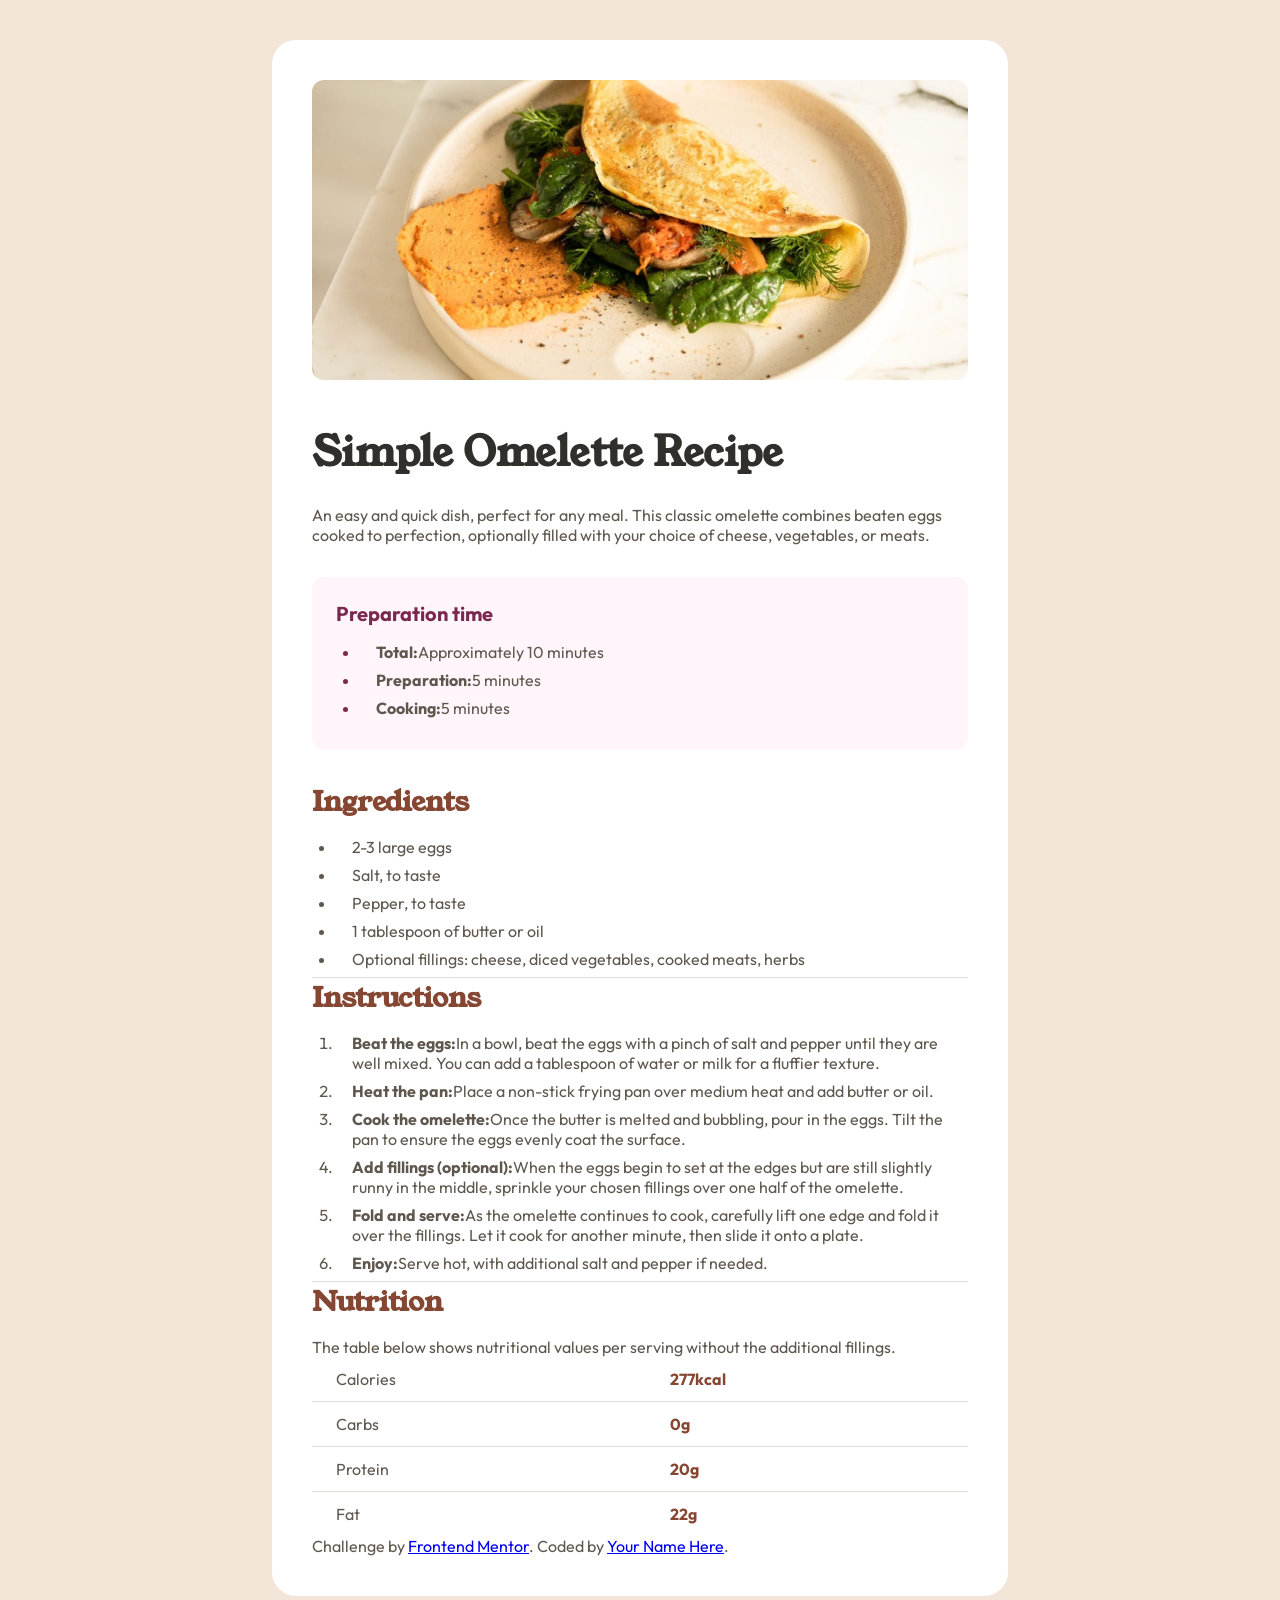
<file: Trabajo/index.html>
<!DOCTYPE html>
<html lang="en">
<head>
  <meta charset="UTF-8">
  <meta name="viewport" content="width=device-width, initial-scale=1.0"> <!-- displays site properly based on user's device -->

  <link rel="icon" type="image/png" sizes="32x32" href="./assets/images/favicon-32x32.png">
  <link rel="stylesheet" href="/Trabajo/style.css">

  <title>Frontend Mentor | Recipe page</title>

  <link rel="preconnect" href="https://fonts.googleapis.com">
  <link rel="preconnect" href="https://fonts.gstatic.com" crossorigin>
  <link href="https://fonts.googleapis.com/css2?family=Young+Serif&family=Outfit:wght@400;600;700&display=swap" rel="stylesheet">
  
</head>

<body>

  <main class="container">

    <article class="recipe-card">

      <img src="omelette.jpg" alt="Omelette" class="hero-image">


      <div class="content">

        <h1 class="recipe-title">Simple Omelette Recipe</h1>

        <p class="recipe-intro">An easy and quick dish, perfect for any meal. This classic omelette combines beaten eggs cooked 
           to perfection, optionally filled with your choice of cheese, vegetables, or meats.</p>

        <section class="prep-box">

          <h3>Preparation time</h3>

          <ul>
            <li> <strong>Total:</strong>Approximately 10 minutes</li>  
            <li> <strong>Preparation:</strong>5 minutes</li>
            <li> <strong>Cooking:</strong>5 minutes</li>
          </ul>
        
        </section>

        <section class="section">

          <h2 class="section-title">Ingredients</h2>

          <ul class="list-dots">
            <li>2-3 large eggs</li>
            <li>Salt, to taste</li>
            <li>Pepper, to taste</li>
            <li>1 tablespoon of butter or oil</li>
            <li>Optional fillings: cheese, diced vegetables, cooked meats, herbs</li>  
          </ul>

        </section>

        <hr class="divider">

        <section class="section">

          <h2 class="section-title">Instructions</h2>

          <ol class="list numbers">
            <li> <strong>Beat the eggs:</strong>In a bowl, beat the eggs with a pinch of salt and pepper until they are well mixed. 
          You can add a tablespoon of water or milk for a fluffier texture.</li>
            <li> <strong>Heat the pan:</strong>Place a non-stick frying pan over medium heat and add butter or oil.</li>
            <li> <strong>Cook the omelette:</strong>Once the butter is melted and bubbling, pour in the eggs. Tilt the pan to ensure 
          the eggs evenly coat the surface.</li>
            <li> <strong>Add fillings (optional):</strong>When the eggs begin to set at the edges but are still slightly runny in the 
          middle, sprinkle your chosen fillings over one half of the omelette.</li>
            <li> <strong>Fold and serve:</strong>As the omelette continues to cook, carefully lift one edge and fold it over the 
          fillings. Let it cook for another minute, then slide it onto a plate.
          </li>
            <li> <strong>Enjoy:</strong>Serve hot, with additional salt and pepper if needed.</li>
          </ol>

        </section>

        <hr class="divider">

        <section class="section">

          <h2 class="section-title">Nutrition</h2>

          <p>The table below shows nutritional values per serving without the additional fillings.</p>

          <table class="nutrition-table">

            <tr>
              <td>Calories</td>
              <td class="bold-brown">277kcal</td>
            </tr>

            <tr>
              <td>Carbs</td>
              <td class="bold-brown">0g</td>
            </tr>

            <tr>
              <td>Protein</td>
              <td class="bold-brown">20g</td>
            </tr>

            <tr>
              <td>Fat</td>
              <td class="bold-brown">22g</td>
            </tr>

          </table>

        </section>
  
  <div class="attribution">
    Challenge by <a href="https://www.frontendmentor.io?ref=challenge" target="_blank">Frontend Mentor</a>. 
    Coded by <a href="#">Your Name Here</a>.
  </div>

      </div>
    </article>
  </main>

</body>
</html>
</file>
<file: Trabajo/style.css>
@import url('https://fonts.googleapis.com/css2?family=Young+Serif&family=Outfit:wght@400;600;700&display=swap') 
;

* {
   
    box-sizing: border-box;
    margin: 0;
    padding: 0;
}

body {

font-family: 'Outfit', sans-serif;
font-size: 16px;
background-color: hsl(30, 54%, 90%);
color: hsl(30, 10%, 34%);    
display: flex;
justify-content: center;
align-items: center;
min-height: 100vh;
padding: 40px 20px;

}

.recipe-card {

    background-color: white;
    max-width: 736px;
    border-radius: 24px;
    padding: 40px;
}

.hero-image {

    width: 100%;
    border-radius: 12px;
    margin-bottom: 40px;

}

.recipe-title {

    font-family: 'Young Serif', serif;
    color: hsl(40, 5%, 18%);
    font-size: 40px;
    margin-bottom: 24px;

}

.section-title {

font-family: 'Young Serif', serif;
color: hsl(14, 45%, 36%);
font-size: 28px;
margin-bottom: 16px;

}

.prep-box {
    background-color: hsl(330, 100%, 98%);
    padding: 24px;
    border-radius: 12px;
    margin: 32px 0; 
}

.prep-box h3 {

    color: hsl(332, 51%, 32%);
    font-size: 20px;
    margin-bottom: 16px;

}

ul, ol {

    padding-left: 24px;

}

li {

padding-left: 16px;
margin-bottom: 8px;

}

.prep-box li::marker { color: hsl(332, 51%, 32%); }

.ingredients li::marker { color: hsl(14, 45%, 36%);}

.instructions li::marker {

    color: hsl(14, 45%, 36%);
    font-weight: 700;

}

hr {

    border: none;
    border-top: 1px solid hsl(30, 18%, 87%);

}

.nutrition-table {

    width: 100%;
    border-collapse: collapse;

}

.nutrition-table td {

    padding: 12px 24px;
    border-bottom: 1px solid hsl(30, 18%, 87%);
}

.nutrition-table tr:last-child td {

    border-bottom: none;
}

.bold-brown {

    color: hsl(14, 45%, 36%);
    font-weight: 700;
    
}
</file>
